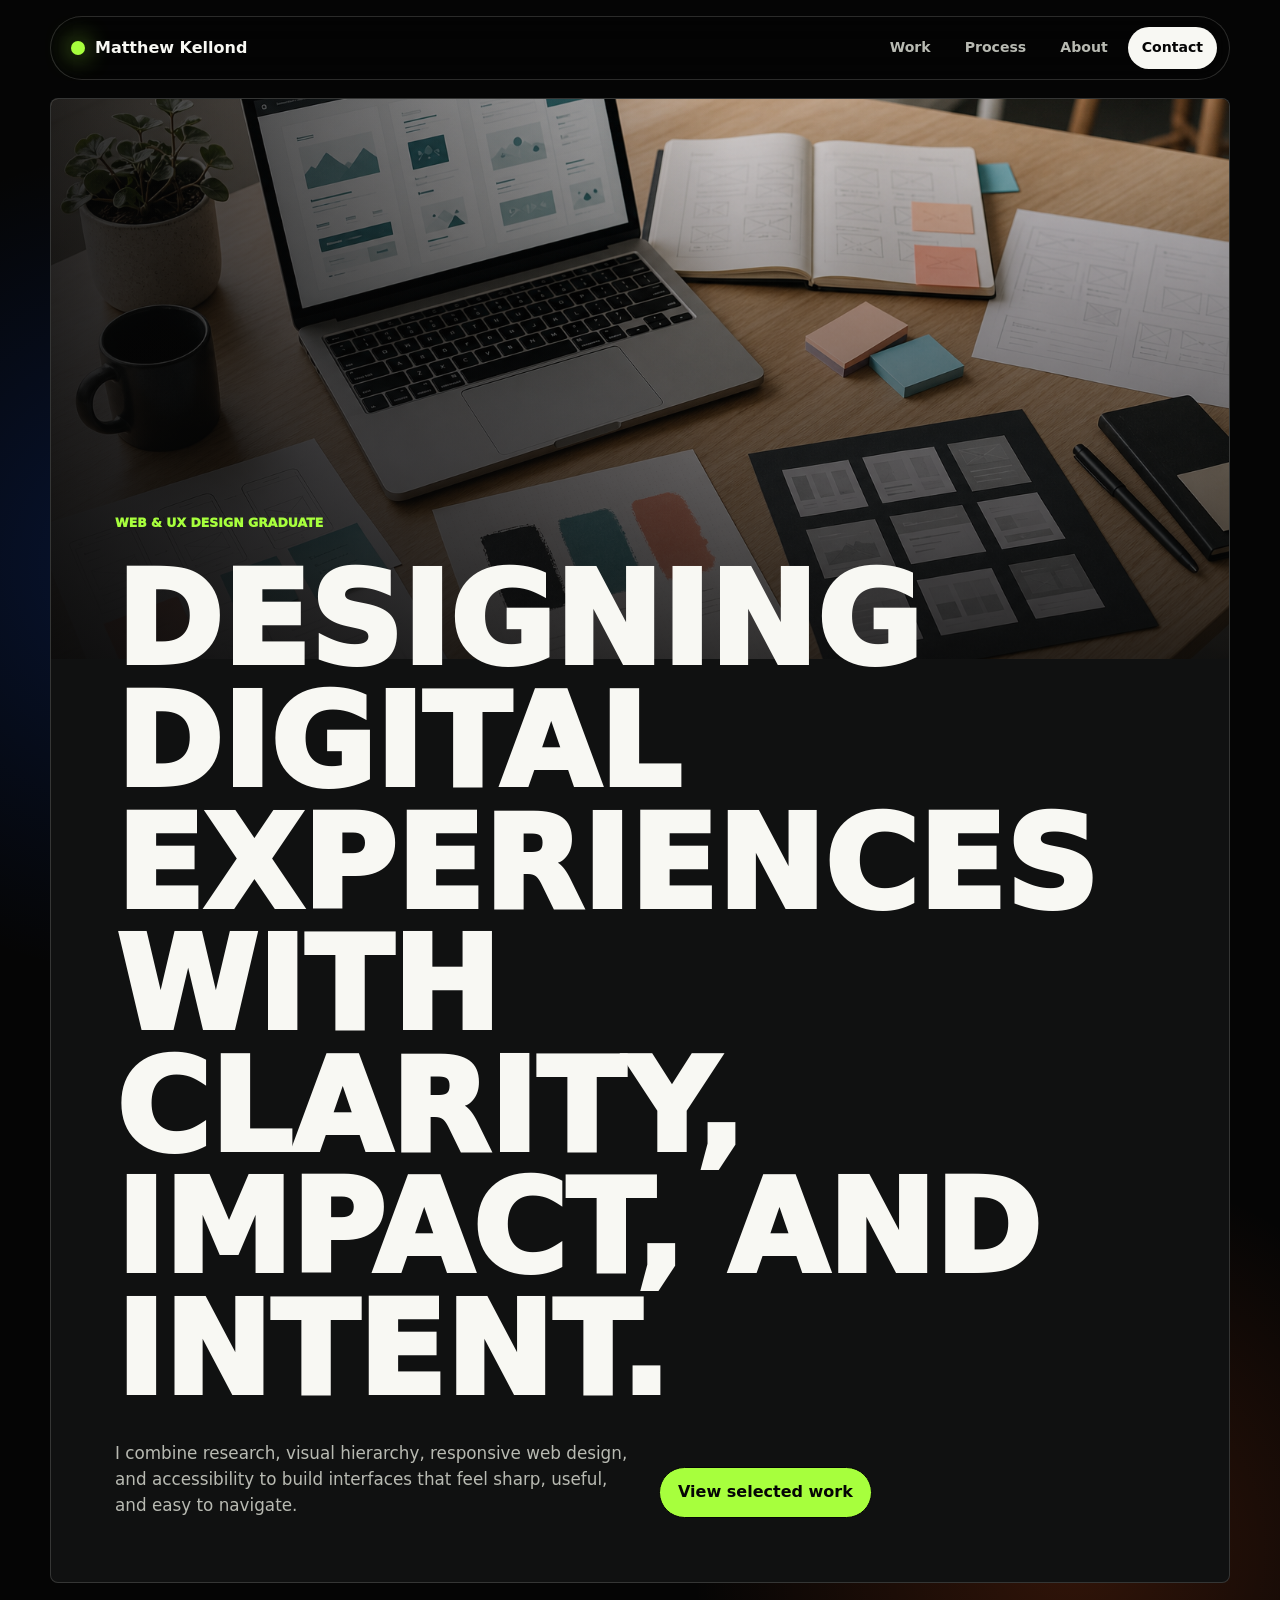
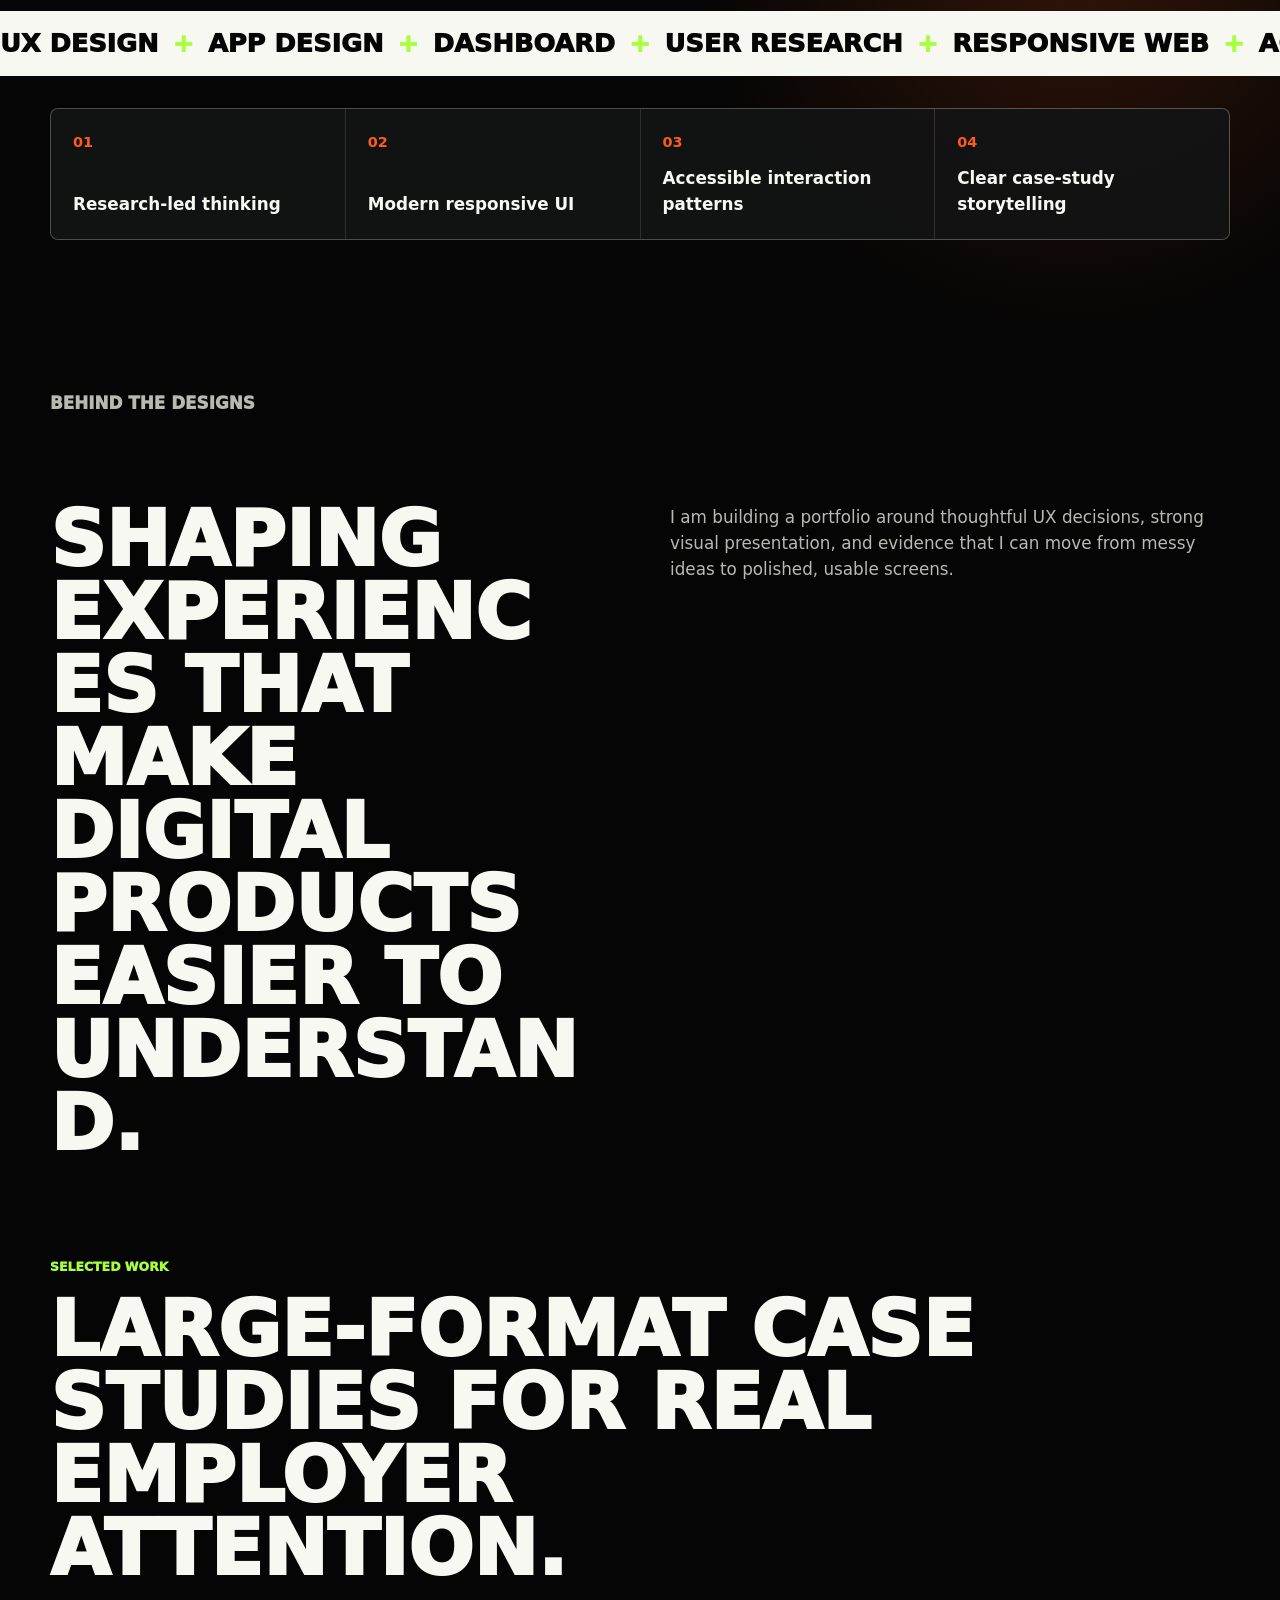
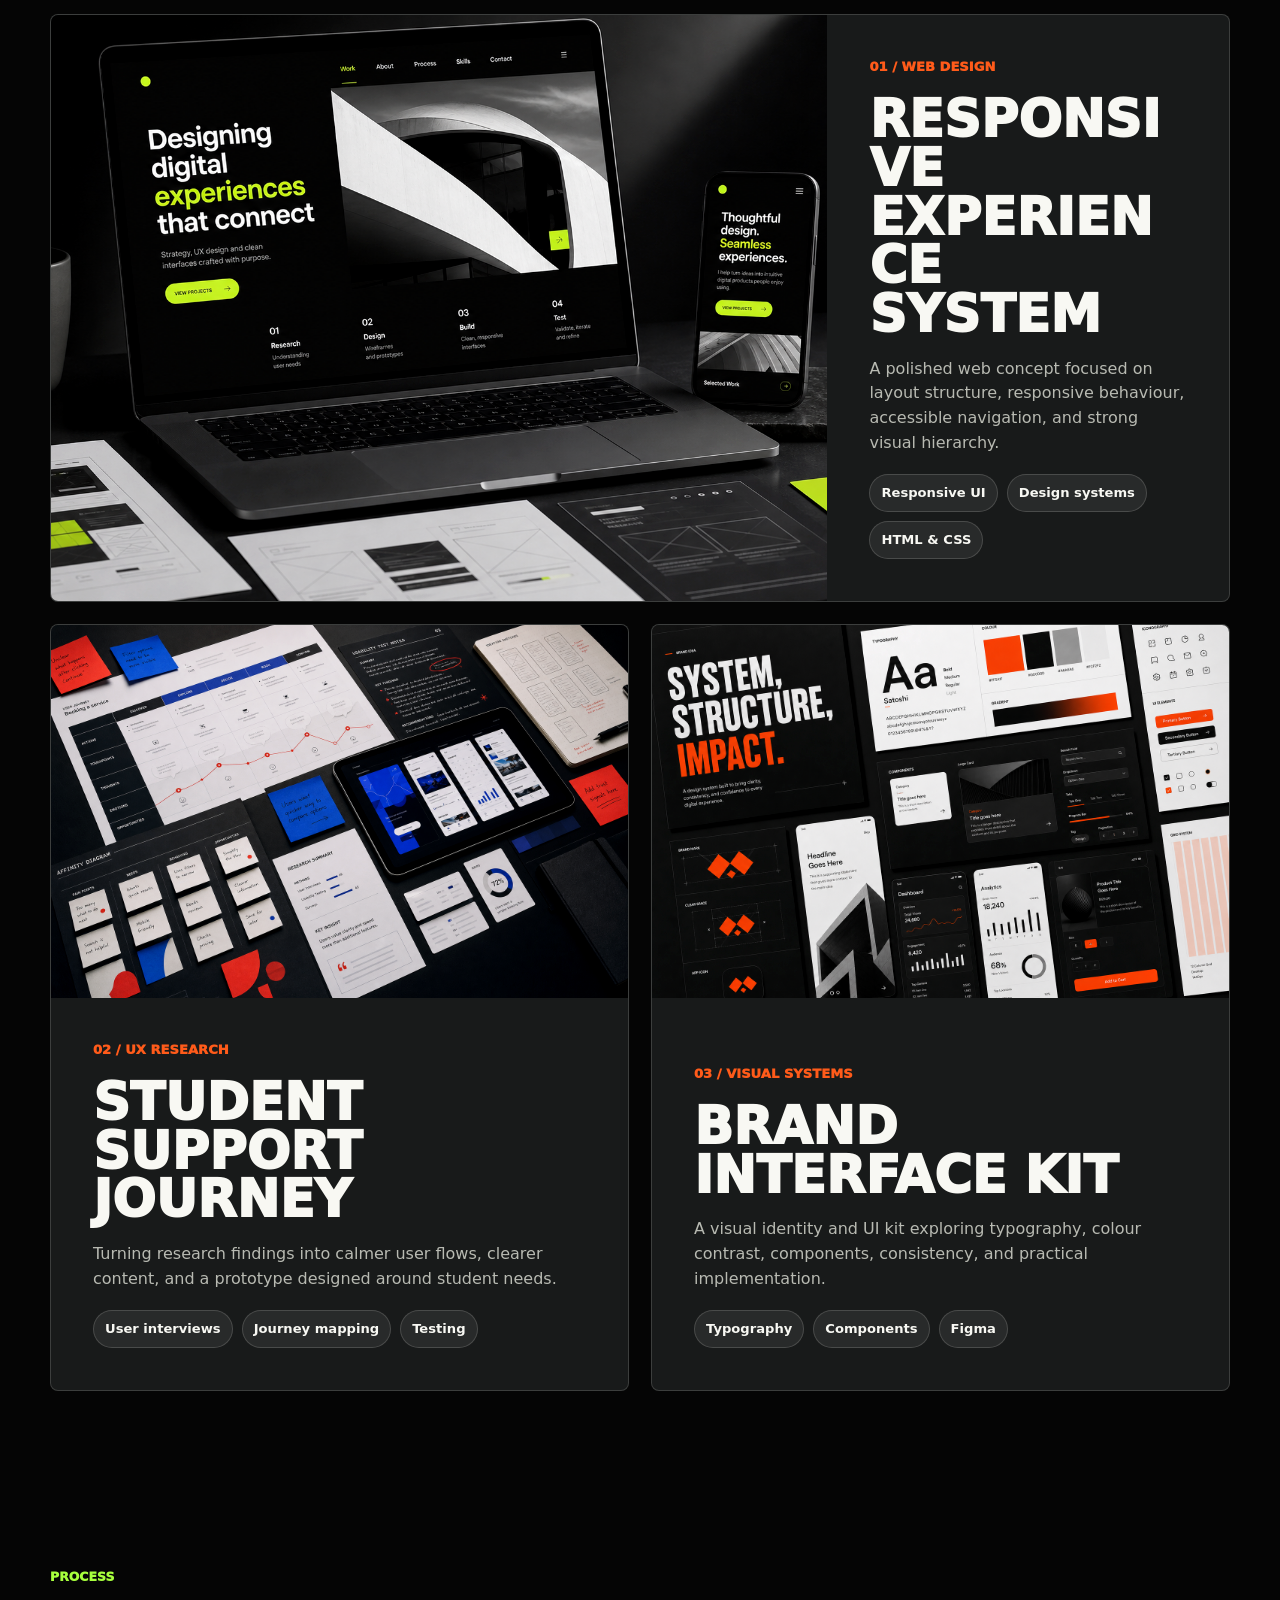
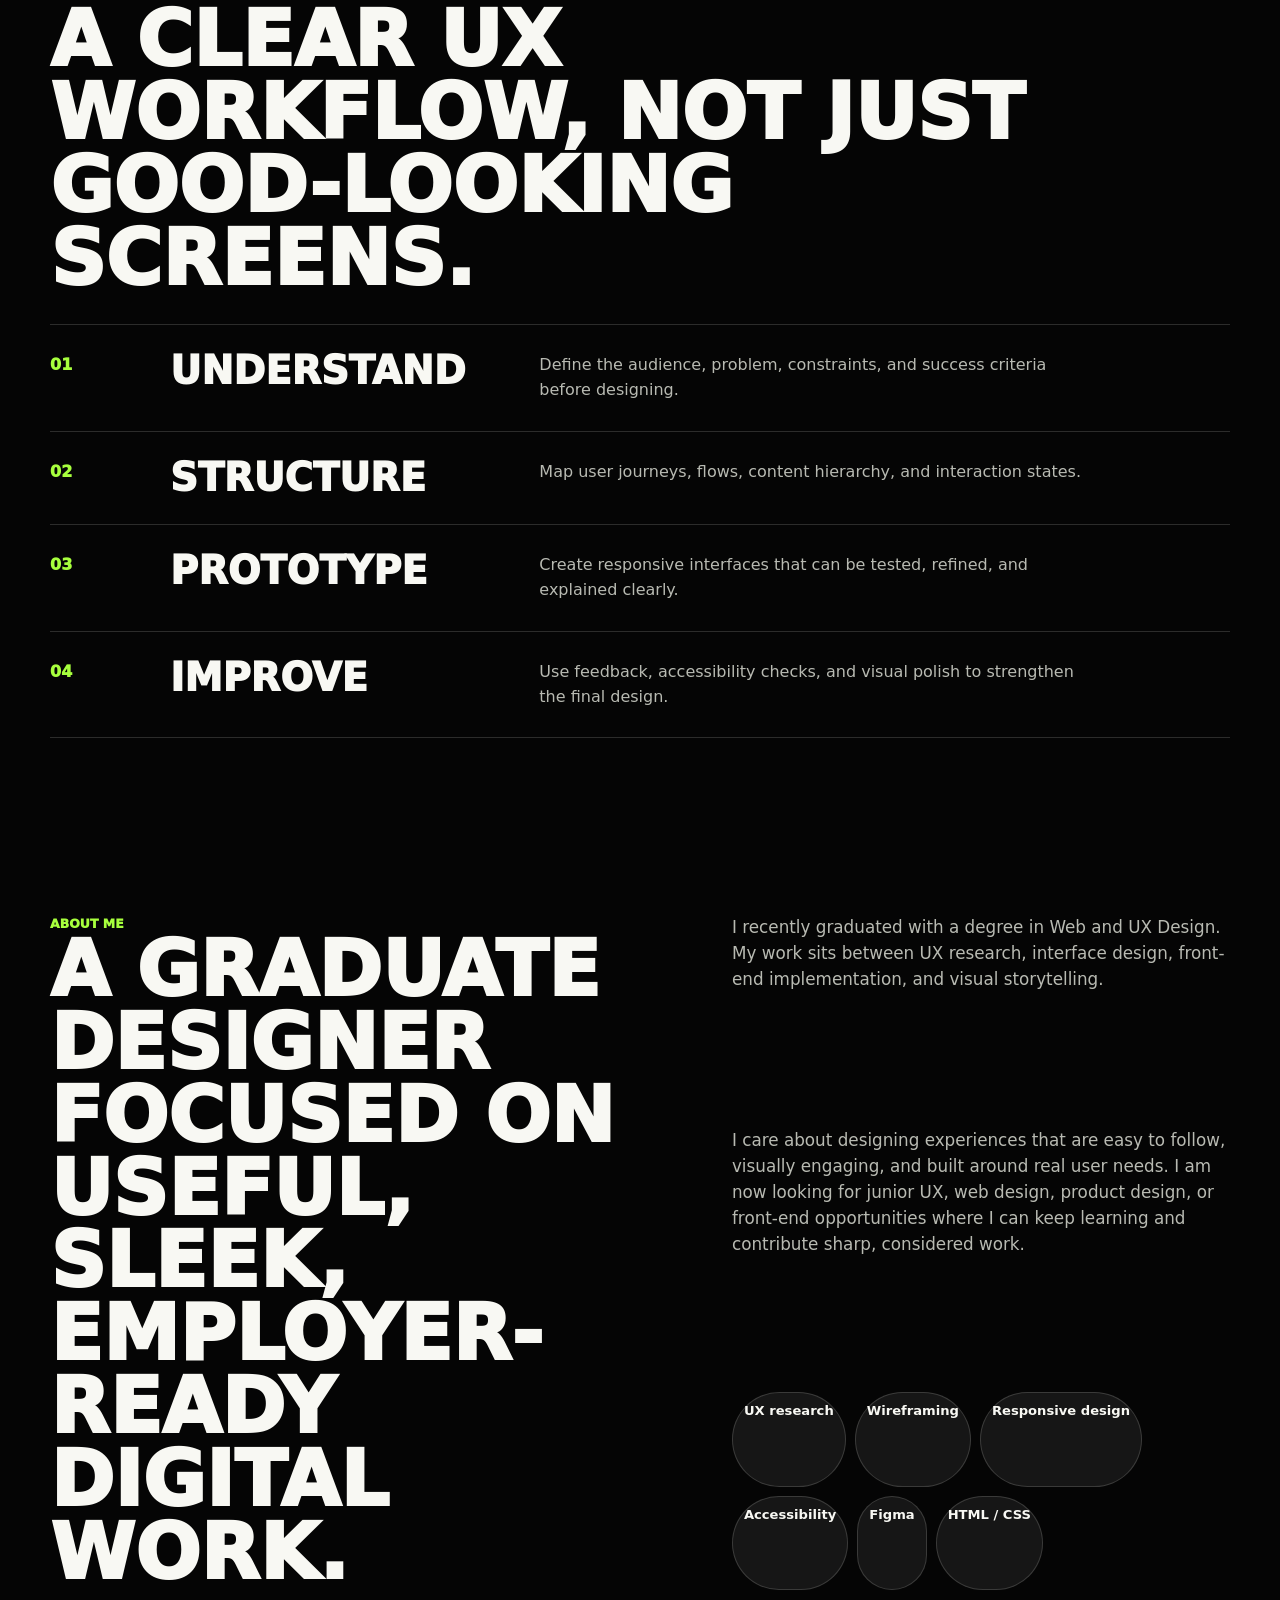
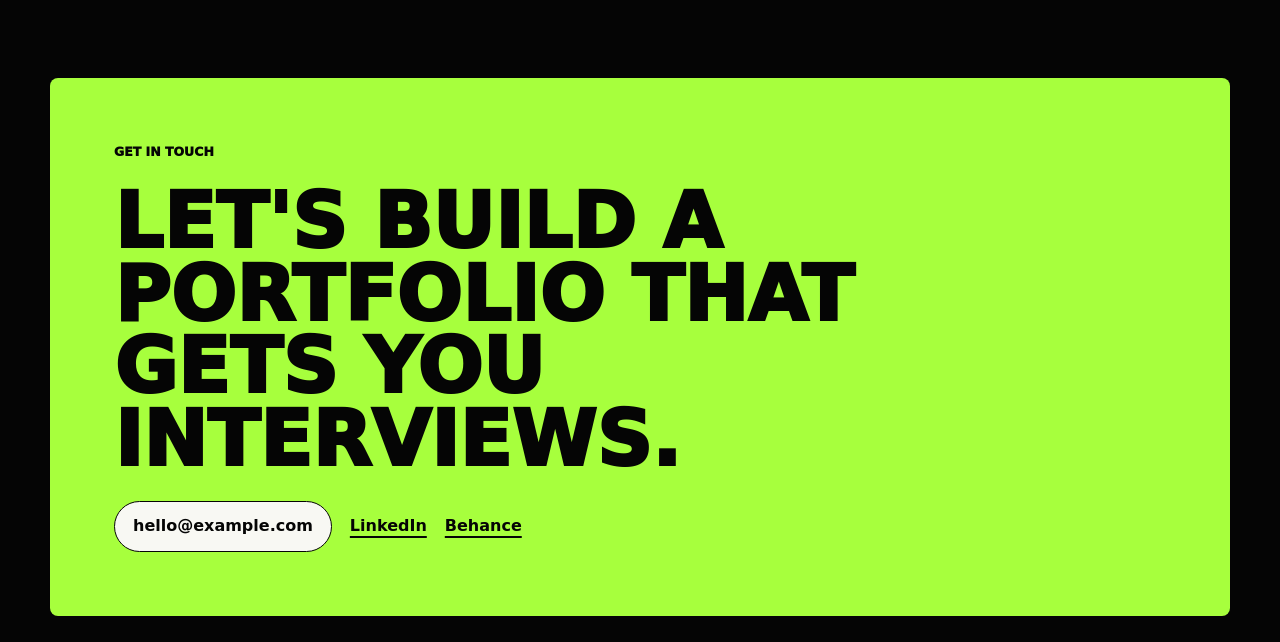
<file: index.html>
<!doctype html>
<html lang="en">
  <head>
    <meta charset="utf-8">
    <meta name="viewport" content="width=device-width, initial-scale=1">
    <title>Matthew Kellond | Web & UX Designer</title>
    <meta
      name="description"
      content="Matthew Kellond is a Web and UX design graduate creating sleek, accessible, research-led digital experiences."
    >
    <link rel="stylesheet" href="styles.css">
  </head>
  <body>
    <header class="site-header">
      <a class="brand" href="#top" aria-label="Matthew Kellond home">
        <span class="brand-dot" aria-hidden="true"></span>
        <span>Matthew Kellond</span>
      </a>
      <nav class="nav" aria-label="Primary navigation">
        <a href="#work">Work</a>
        <a href="#process">Process</a>
        <a href="#about">About</a>
        <a class="nav-cta" href="#contact">Contact</a>
      </nav>
    </header>

    <main id="top">
      <section class="hero" aria-labelledby="hero-title">
        <div class="hero-media">
          <img src="assets/ux-studio-hero.png" alt="A desk arranged with UX wireframes, interface layouts, colour samples, a laptop, and sticky notes.">
        </div>
        <div class="hero-panel">
          <p class="eyebrow">Web & UX Design Graduate</p>
          <h1 id="hero-title">
            Designing digital experiences with clarity, impact, and intent.
          </h1>
          <div class="hero-lower">
            <p>
              I combine research, visual hierarchy, responsive web design, and accessibility to build
              interfaces that feel sharp, useful, and easy to navigate.
            </p>
            <a class="button button-dark" href="#work">View selected work</a>
          </div>
        </div>
      </section>

      <section class="marquee" aria-label="Capabilities">
        <span>UX Design</span>
        <span>App Design</span>
        <span>Dashboard</span>
        <span>User Research</span>
        <span>Responsive Web</span>
        <span>Accessibility</span>
      </section>

      <section class="stats-section" aria-label="Portfolio strengths">
        <div>
          <strong>01</strong>
          <span>Research-led thinking</span>
        </div>
        <div>
          <strong>02</strong>
          <span>Modern responsive UI</span>
        </div>
        <div>
          <strong>03</strong>
          <span>Accessible interaction patterns</span>
        </div>
        <div>
          <strong>04</strong>
          <span>Clear case-study storytelling</span>
        </div>
      </section>

      <section class="section intro-split" aria-labelledby="intro-title">
        <p class="eyebrow">Behind the Designs</p>
        <h2 id="intro-title">Shaping experiences that make digital products easier to understand.</h2>
        <p>
          I am building a portfolio around thoughtful UX decisions, strong visual presentation, and
          evidence that I can move from messy ideas to polished, usable screens.
        </p>
      </section>

      <section class="work-section" id="work" aria-labelledby="work-title">
        <div class="section-heading">
          <p class="eyebrow">Selected Work</p>
          <h2 id="work-title">Large-format case studies for real employer attention.</h2>
        </div>

        <article class="case-card case-feature">
          <img src="assets/case-study-web.png" alt="Responsive web design mockups on digital devices with clean interface layouts.">
          <div class="case-content">
            <p class="case-number">01 / Web Design</p>
            <h3>Responsive Experience System</h3>
            <p>
              A polished web concept focused on layout structure, responsive behaviour, accessible
              navigation, and strong visual hierarchy.
            </p>
            <ul class="tag-list" aria-label="Methods used for responsive experience system">
              <li>Responsive UI</li>
              <li>Design systems</li>
              <li>HTML & CSS</li>
            </ul>
          </div>
        </article>

        <div class="case-grid">
          <article class="case-card">
            <img src="assets/case-study-research.png" alt="UX research materials including journey maps, sticky notes, affinity diagrams, and prototype screens.">
            <div class="case-content">
              <p class="case-number">02 / UX Research</p>
              <h3>Student Support Journey</h3>
              <p>
                Turning research findings into calmer user flows, clearer content, and a prototype
                designed around student needs.
              </p>
              <ul class="tag-list" aria-label="Methods used for student support journey">
                <li>User interviews</li>
                <li>Journey mapping</li>
                <li>Testing</li>
              </ul>
            </div>
          </article>

          <article class="case-card">
            <img src="assets/case-study-system.png" alt="Brand and interface system board with typography, colour swatches, component cards, and app screens.">
            <div class="case-content">
              <p class="case-number">03 / Visual Systems</p>
              <h3>Brand Interface Kit</h3>
              <p>
                A visual identity and UI kit exploring typography, colour contrast, components,
                consistency, and practical implementation.
              </p>
              <ul class="tag-list" aria-label="Methods used for brand interface kit">
                <li>Typography</li>
                <li>Components</li>
                <li>Figma</li>
              </ul>
            </div>
          </article>
        </div>
      </section>

      <section class="process-section" id="process" aria-labelledby="process-title">
        <div class="section-heading">
          <p class="eyebrow">Process</p>
          <h2 id="process-title">A clear UX workflow, not just good-looking screens.</h2>
        </div>
        <div class="process-list">
          <article>
            <span>01</span>
            <h3>Understand</h3>
            <p>Define the audience, problem, constraints, and success criteria before designing.</p>
          </article>
          <article>
            <span>02</span>
            <h3>Structure</h3>
            <p>Map user journeys, flows, content hierarchy, and interaction states.</p>
          </article>
          <article>
            <span>03</span>
            <h3>Prototype</h3>
            <p>Create responsive interfaces that can be tested, refined, and explained clearly.</p>
          </article>
          <article>
            <span>04</span>
            <h3>Improve</h3>
            <p>Use feedback, accessibility checks, and visual polish to strengthen the final design.</p>
          </article>
        </div>
      </section>

      <section class="about-section" id="about" aria-labelledby="about-title">
        <div>
          <p class="eyebrow">About Me</p>
          <h2 id="about-title">A graduate designer focused on useful, sleek, employer-ready digital work.</h2>
        </div>
        <div class="about-copy">
          <p>
            I recently graduated with a degree in Web and UX Design. My work sits between UX research,
            interface design, front-end implementation, and visual storytelling.
          </p>
          <p>
            I care about designing experiences that are easy to follow, visually engaging, and built
            around real user needs. I am now looking for junior UX, web design, product design, or
            front-end opportunities where I can keep learning and contribute sharp, considered work.
          </p>
          <ul class="skills-list" aria-label="Core skills">
            <li>UX research</li>
            <li>Wireframing</li>
            <li>Responsive design</li>
            <li>Accessibility</li>
            <li>Figma</li>
            <li>HTML / CSS</li>
          </ul>
        </div>
      </section>

      <section class="contact-section" id="contact" aria-labelledby="contact-title">
        <p class="eyebrow">Get in Touch</p>
        <h2 id="contact-title">Let's build a portfolio that gets you interviews.</h2>
        <div class="contact-actions">
          <a class="button button-light" href="mailto:hello@example.com">hello@example.com</a>
          <a href="https://www.linkedin.com/" rel="noreferrer">LinkedIn</a>
          <a href="https://www.behance.net/" rel="noreferrer">Behance</a>
        </div>
      </section>
    </main>
  </body>
</html>
</file>
<file: styles.css>
:root {
  --black: #050505;
  --panel: #101111;
  --panel-soft: #181a1a;
  --white: #f8f8f3;
  --muted: #b8bab2;
  --line: rgba(248, 248, 243, 0.16);
  --lime: #a7ff3d;
  --orange: #ff5b1a;
  --blue: #1157ff;
  --red: #fb1717;
  --radius: 8px;
  --wrap: min(1180px, calc(100% - 40px));
}

* {
  box-sizing: border-box;
}

html {
  scroll-behavior: smooth;
}

body {
  margin: 0;
  background:
    radial-gradient(circle at 12% 8%, rgba(17, 87, 255, 0.18), transparent 26rem),
    radial-gradient(circle at 84% 22%, rgba(255, 91, 26, 0.18), transparent 24rem),
    var(--black);
  color: var(--white);
  font-family: Inter, ui-sans-serif, system-ui, -apple-system, BlinkMacSystemFont, "Segoe UI", sans-serif;
  line-height: 1.55;
}

body::selection {
  background: var(--lime);
  color: var(--black);
}

a {
  color: inherit;
}

img {
  display: block;
  max-width: 100%;
}

h1,
h2,
h3,
p {
  margin: 0;
  overflow-wrap: anywhere;
}

h1,
h2,
h3 {
  line-height: 0.95;
}

.site-header {
  position: sticky;
  z-index: 30;
  top: 16px;
  display: flex;
  width: var(--wrap);
  min-height: 64px;
  align-items: center;
  justify-content: space-between;
  gap: 18px;
  margin: 16px auto 0;
  border: 1px solid var(--line);
  border-radius: 999px;
  padding: 10px 12px 10px 20px;
  background: rgba(5, 5, 5, 0.78);
  backdrop-filter: blur(18px);
}

.brand,
.nav,
.contact-actions {
  display: flex;
  align-items: center;
}

.brand {
  gap: 10px;
  font-weight: 850;
  text-decoration: none;
}

.brand-dot {
  width: 14px;
  height: 14px;
  border-radius: 50%;
  background: var(--lime);
  box-shadow: 0 0 24px rgba(167, 255, 61, 0.9);
}

.nav {
  gap: 6px;
}

.nav a {
  border-radius: 999px;
  padding: 10px 14px;
  color: var(--muted);
  font-size: 0.88rem;
  font-weight: 750;
  text-decoration: none;
  transition: color 180ms ease, background 180ms ease;
}

.nav a:hover,
.nav a:focus-visible {
  color: var(--white);
  background: rgba(248, 248, 243, 0.1);
}

.nav .nav-cta {
  background: var(--white);
  color: var(--black);
}

.hero {
  display: grid;
  width: var(--wrap);
  min-height: calc(100vh - 96px);
  align-items: end;
  margin: 18px auto 0;
  overflow: hidden;
  border: 1px solid var(--line);
  border-radius: var(--radius);
  background: var(--panel);
}

.hero-media {
  position: relative;
  min-height: 440px;
}

.hero-media::after {
  position: absolute;
  inset: 0;
  background:
    linear-gradient(180deg, rgba(5, 5, 5, 0.08), rgba(5, 5, 5, 0.8)),
    linear-gradient(90deg, rgba(5, 5, 5, 0.8), transparent 58%);
  content: "";
}

.hero-media img {
  width: 100%;
  height: 100%;
  max-height: 560px;
  object-fit: cover;
}

.hero-panel {
  display: grid;
  gap: 28px;
  padding: clamp(24px, 6vw, 64px);
  margin-top: -210px;
  position: relative;
}

.eyebrow {
  color: var(--lime);
  font-size: 0.78rem;
  font-weight: 950;
  text-transform: uppercase;
}

h1 {
  max-width: 9.4em;
  font-size: clamp(3.3rem, 10vw, 9.4rem);
  font-weight: 950;
  letter-spacing: 0;
  text-transform: uppercase;
}

.hero-lower {
  display: grid;
  grid-template-columns: minmax(0, 520px) auto;
  gap: 24px;
  align-items: end;
}

.hero-lower p,
.intro-split p,
.about-copy p {
  color: var(--muted);
  font-size: 1.05rem;
}

.button {
  display: inline-flex;
  width: fit-content;
  min-height: 48px;
  align-items: center;
  justify-content: center;
  border: 1px solid currentColor;
  border-radius: 999px;
  padding: 12px 18px;
  font-weight: 850;
  text-decoration: none;
  transition: transform 180ms ease, background 180ms ease, color 180ms ease;
}

.button:hover,
.button:focus-visible {
  transform: translateY(-2px);
}

.button-dark {
  background: var(--lime);
  color: var(--black);
}

.button-light {
  background: var(--white);
  color: var(--black);
}

.marquee {
  display: flex;
  width: 100%;
  gap: 14px;
  overflow: hidden;
  border-block: 1px solid var(--line);
  margin: 28px 0 0;
  padding: 12px 0;
  color: var(--black);
  background: var(--white);
  white-space: nowrap;
}

.marquee span {
  animation: drift 18s linear infinite;
  font-size: clamp(1rem, 2vw, 1.6rem);
  font-weight: 950;
  text-transform: uppercase;
}

.marquee span::after {
  margin-left: 14px;
  color: var(--lime);
  content: "+";
}

.stats-section {
  display: grid;
  width: var(--wrap);
  grid-template-columns: repeat(4, 1fr);
  gap: 1px;
  margin: 32px auto 0;
  overflow: hidden;
  border: 1px solid var(--line);
  border-radius: var(--radius);
  background: var(--line);
}

.stats-section div {
  display: grid;
  min-height: 130px;
  align-content: space-between;
  padding: 22px;
  background: rgba(16, 17, 17, 0.95);
}

.stats-section strong {
  color: var(--orange);
  font-size: 0.9rem;
}

.stats-section span {
  max-width: 14em;
  font-size: 1.05rem;
  font-weight: 850;
}

.section,
.work-section,
.process-section,
.about-section,
.contact-section {
  width: var(--wrap);
  margin: 0 auto;
}

.intro-split {
  display: grid;
  grid-template-columns: 0.95fr 1fr;
  gap: clamp(28px, 7vw, 88px);
  padding: clamp(80px, 12vw, 150px) 0 72px;
}

.intro-split .eyebrow {
  grid-column: 1 / -1;
}

h2 {
  font-size: clamp(2.4rem, 6vw, 6.8rem);
  font-weight: 950;
  letter-spacing: 0;
  text-transform: uppercase;
}

.section-heading {
  display: grid;
  max-width: 980px;
  gap: 18px;
  margin-bottom: 28px;
}

.work-section {
  padding: 24px 0 88px;
}

.case-card {
  display: grid;
  overflow: hidden;
  border: 1px solid var(--line);
  border-radius: var(--radius);
  background: var(--panel-soft);
  transition: transform 220ms ease, border-color 220ms ease;
}

.case-card:hover {
  border-color: rgba(167, 255, 61, 0.45);
  transform: translateY(-4px);
}

.case-card img {
  width: 100%;
  aspect-ratio: 1.55 / 1;
  object-fit: cover;
  filter: saturate(1.04) contrast(1.04);
}

.case-feature {
  grid-template-columns: minmax(0, 1.45fr) minmax(320px, 0.75fr);
}

.case-feature img {
  height: 100%;
  min-height: 520px;
  aspect-ratio: auto;
}

.case-grid {
  display: grid;
  grid-template-columns: repeat(2, minmax(0, 1fr));
  gap: 22px;
  margin-top: 22px;
}

.case-content {
  display: grid;
  align-content: end;
  gap: 18px;
  padding: clamp(22px, 4vw, 42px);
}

.case-number {
  color: var(--orange);
  font-size: 0.82rem;
  font-weight: 950;
  text-transform: uppercase;
}

.case-content h3 {
  font-size: clamp(2rem, 4vw, 4rem);
  font-weight: 950;
  text-transform: uppercase;
}

.case-content p:not(.case-number) {
  color: var(--muted);
}

.tag-list,
.skills-list {
  display: flex;
  flex-wrap: wrap;
  gap: 9px;
  padding: 0;
  margin: 0;
  list-style: none;
}

.tag-list li,
.skills-list li {
  border: 1px solid var(--line);
  border-radius: 999px;
  padding: 8px 11px;
  color: var(--white);
  background: rgba(248, 248, 243, 0.07);
  font-size: 0.82rem;
  font-weight: 800;
}

.process-section {
  padding: 88px 0;
}

.process-list {
  display: grid;
  border-top: 1px solid var(--line);
}

.process-list article {
  display: grid;
  grid-template-columns: 96px minmax(180px, 0.5fr) minmax(0, 1fr);
  gap: 24px;
  align-items: start;
  border-bottom: 1px solid var(--line);
  padding: 28px 0;
}

.process-list span {
  color: var(--lime);
  font-weight: 950;
}

.process-list h3 {
  font-size: clamp(1.7rem, 3vw, 3.2rem);
  font-weight: 950;
  text-transform: uppercase;
}

.process-list p {
  max-width: 560px;
  color: var(--muted);
}

.about-section {
  display: grid;
  grid-template-columns: 1fr minmax(320px, 0.85fr);
  gap: clamp(34px, 8vw, 96px);
  padding: 88px 0;
}

.about-copy {
  display: grid;
  gap: 22px;
}

.contact-section {
  display: grid;
  gap: 24px;
  overflow: hidden;
  border-radius: var(--radius);
  margin-bottom: 26px;
  padding: clamp(28px, 6vw, 64px);
  background: var(--lime);
  color: var(--black);
}

.contact-section .eyebrow {
  color: var(--black);
}

.contact-section h2 {
  max-width: 950px;
}

.contact-actions {
  flex-wrap: wrap;
  gap: 18px;
}

.contact-actions a:not(.button) {
  font-weight: 900;
  text-decoration-thickness: 2px;
  text-underline-offset: 5px;
}

@keyframes drift {
  from {
    transform: translateX(0);
  }

  to {
    transform: translateX(-120%);
  }
}

@media (prefers-reduced-motion: reduce) {
  *,
  *::before,
  *::after {
    animation-duration: 0.01ms !important;
    animation-iteration-count: 1 !important;
    scroll-behavior: auto !important;
    transition-duration: 0.01ms !important;
  }
}

@media (max-width: 920px) {
  :root {
    --wrap: min(100% - 28px, 1180px);
  }

  .site-header {
    align-items: flex-start;
    border-radius: var(--radius);
  }

  .nav {
    flex-wrap: wrap;
    justify-content: flex-end;
  }

  .hero-lower,
  .intro-split,
  .case-feature,
  .case-grid,
  .about-section {
    grid-template-columns: 1fr;
  }

  .case-feature img {
    min-height: auto;
    aspect-ratio: 1.35 / 1;
  }

  .stats-section {
    grid-template-columns: repeat(2, 1fr);
  }

  .process-list article {
    grid-template-columns: 64px 1fr;
  }

  .process-list p {
    grid-column: 2;
  }
}

@media (max-width: 620px) {
  :root {
    --wrap: min(100% - 20px, 1180px);
  }

  .site-header {
    position: static;
    margin-top: 10px;
  }

  .brand span:last-child {
    max-width: 9.5em;
  }

  .nav a {
    padding: 8px 9px;
    font-size: 0.78rem;
  }

  .hero {
    min-height: auto;
  }

  .hero-media {
    min-height: 320px;
  }

  .hero-panel {
    margin-top: -140px;
    padding: 22px;
  }

  h1 {
    font-size: clamp(2.7rem, 16vw, 4.8rem);
  }

  h2 {
    font-size: clamp(2.2rem, 12vw, 4rem);
  }

  .stats-section {
    grid-template-columns: 1fr;
  }

  .process-list article {
    grid-template-columns: 1fr;
    gap: 12px;
  }

  .process-list p {
    grid-column: auto;
  }
}
</file>
